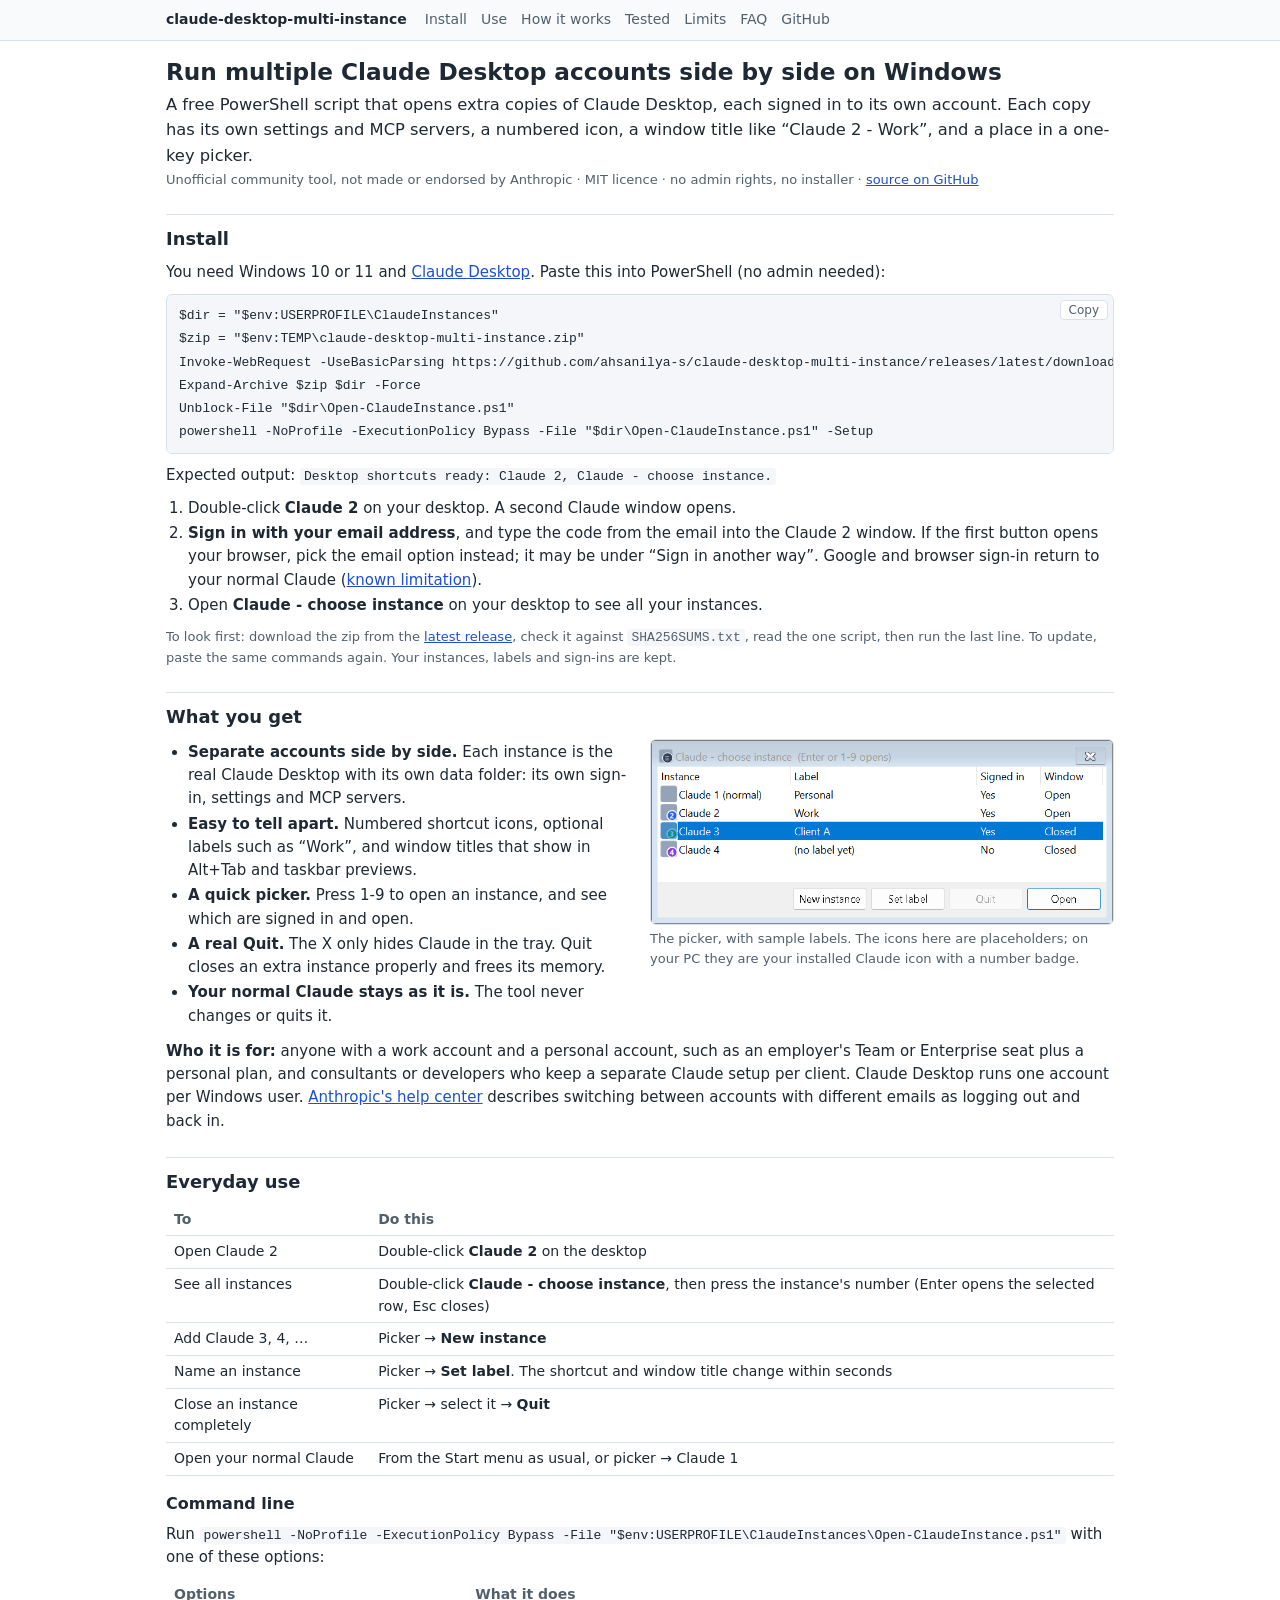
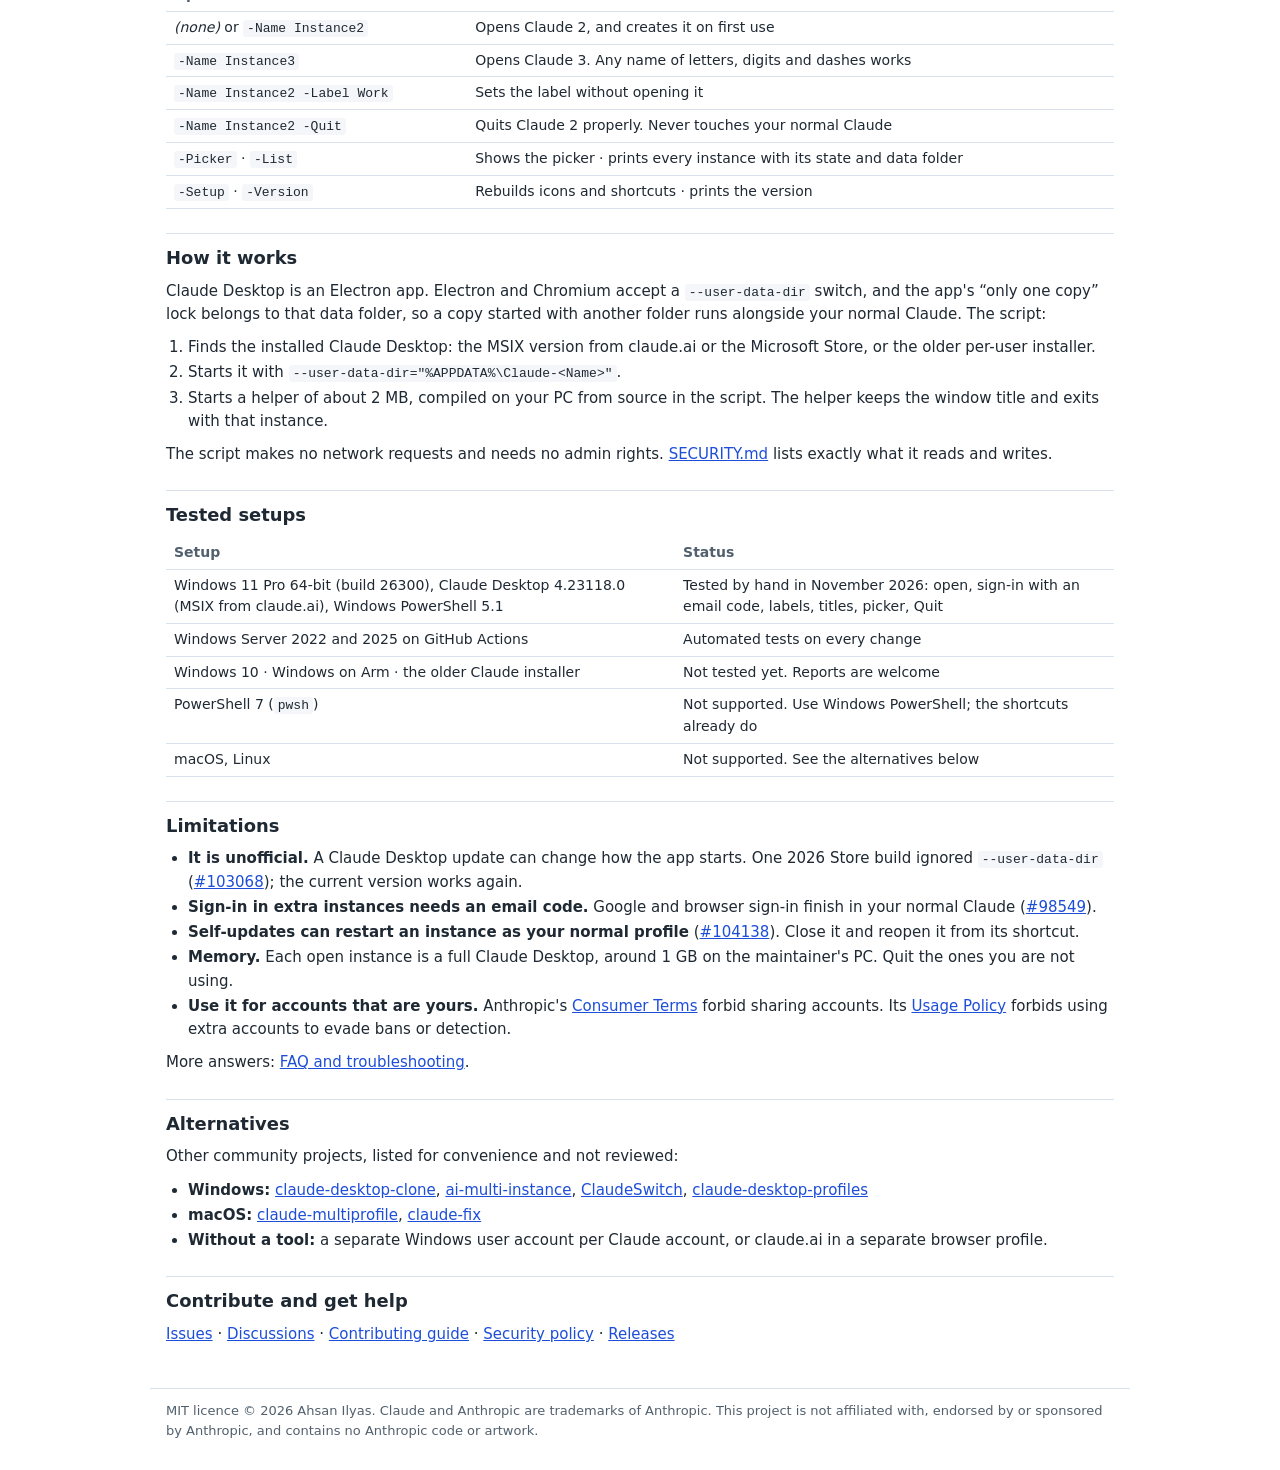
<file: docs/index.html>
<!doctype html>
<html lang="en">
<head>
<meta charset="utf-8">
<meta name="viewport" content="width=device-width, initial-scale=1">
<title>Run multiple Claude Desktop accounts on Windows | claude-desktop-multi-instance</title>
<meta name="description" content="Free, open-source PowerShell script that runs several Claude Desktop windows side by side on Windows, each signed in to its own account, with numbered icons, window titles and a quick picker. Unofficial.">
<link rel="canonical" href="https://ahsanilya-s.github.io/claude-desktop-multi-instance/">
<meta property="og:type" content="website">
<meta property="og:site_name" content="claude-desktop-multi-instance">
<meta property="og:title" content="Run multiple Claude Desktop accounts side by side on Windows">
<meta property="og:description" content="One PowerShell script: extra Claude Desktop instances with their own sign-in, numbered icons, labelled window titles and a picker. Free, MIT, unofficial.">
<meta property="og:url" content="https://ahsanilya-s.github.io/claude-desktop-multi-instance/">
<meta property="og:image" content="https://ahsanilya-s.github.io/claude-desktop-multi-instance/assets/social-card.png">
<meta property="og:image:width" content="1200">
<meta property="og:image:height" content="630">
<meta property="og:image:alt" content="claude-desktop-multi-instance: run several Claude Desktop accounts side by side on Windows">
<meta name="twitter:card" content="summary_large_image">
<link rel="stylesheet" href="assets/site.css">
<script type="application/ld+json">
{
  "@context": "https://schema.org",
  "@graph": [
    {
      "@type": "SoftwareApplication",
      "@id": "https://ahsanilya-s.github.io/claude-desktop-multi-instance/#app",
      "name": "claude-desktop-multi-instance",
      "alternateName": "Claude Desktop Multi-Instance for Windows",
      "description": "PowerShell script that runs several Claude Desktop instances side by side on Windows, each with its own sign-in, settings and MCP servers, with numbered shortcut icons, labelled window titles and a picker window. Unofficial; not affiliated with Anthropic.",
      "applicationCategory": "UtilitiesApplication",
      "operatingSystem": "Windows 10, Windows 11",
      "url": "https://ahsanilya-s.github.io/claude-desktop-multi-instance/",
      "downloadUrl": "https://github.com/ahsanilya-s/claude-desktop-multi-instance/releases/latest/download/claude-desktop-multi-instance.zip",
      "softwareRequirements": "Claude Desktop for Windows; Windows PowerShell 5.1",
      "license": "https://opensource.org/license/mit",
      "isAccessibleForFree": true,
      "offers": { "@type": "Offer", "price": "0", "priceCurrency": "USD" },
      "author": { "@type": "Person", "name": "Ahsan Ilyas", "url": "https://github.com/ahsanilya-s" }
    },
    {
      "@type": "SoftwareSourceCode",
      "name": "claude-desktop-multi-instance",
      "codeRepository": "https://github.com/ahsanilya-s/claude-desktop-multi-instance",
      "programmingLanguage": "PowerShell",
      "runtimePlatform": "Windows PowerShell 5.1",
      "license": "https://opensource.org/license/mit",
      "targetProduct": { "@id": "https://ahsanilya-s.github.io/claude-desktop-multi-instance/#app" }
    }
  ]
}
</script>
</head>
<body>
<header class="bar"><div class="in">
  <a class="name" href="./">claude-desktop-multi-instance</a>
  <nav aria-label="Sections">
    <a href="#install">Install</a>
    <a href="#use">Use</a>
    <a href="#how">How it works</a>
    <a href="#tested">Tested</a>
    <a href="#limits">Limits</a>
    <a href="faq.html">FAQ</a>
    <a href="https://github.com/ahsanilya-s/claude-desktop-multi-instance">GitHub</a>
  </nav>
</div></header>

<main>
<h1>Run multiple Claude Desktop accounts side by side on Windows</h1>
<p class="lead">A free PowerShell script that opens extra copies of Claude Desktop, each signed in to its own account. Each copy has its own settings and MCP servers, a numbered icon, a window title like “Claude 2 - Work”, and a place in a one-key picker.</p>
<p class="note">Unofficial community tool, not made or endorsed by Anthropic · MIT licence · no admin rights, no installer · <a href="https://github.com/ahsanilya-s/claude-desktop-multi-instance">source on GitHub</a></p>

<h2 id="install">Install</h2>
<p>You need Windows 10 or 11 and <a href="https://claude.ai/download">Claude Desktop</a>. Paste this into PowerShell (no admin needed):</p>
<pre><code>$dir = "$env:USERPROFILE\ClaudeInstances"
$zip = "$env:TEMP\claude-desktop-multi-instance.zip"
Invoke-WebRequest -UseBasicParsing https://github.com/ahsanilya-s/claude-desktop-multi-instance/releases/latest/download/claude-desktop-multi-instance.zip -OutFile $zip
Expand-Archive $zip $dir -Force
Unblock-File "$dir\Open-ClaudeInstance.ps1"
powershell -NoProfile -ExecutionPolicy Bypass -File "$dir\Open-ClaudeInstance.ps1" -Setup</code></pre>
<p>Expected output: <code>Desktop shortcuts ready: Claude 2, Claude - choose instance.</code></p>
<ol>
  <li>Double-click <b>Claude 2</b> on your desktop. A second Claude window opens.</li>
  <li><b>Sign in with your email address</b>, and type the code from the email into the Claude 2 window. If the first button opens your browser, pick the email option instead; it may be under “Sign in another way”. Google and browser sign-in return to your normal Claude (<a href="https://github.com/anthropics/claude-code/issues/98549">known limitation</a>).</li>
  <li>Open <b>Claude - choose instance</b> on your desktop to see all your instances.</li>
</ol>
<p class="note">To look first: download the zip from the <a href="https://github.com/ahsanilya-s/claude-desktop-multi-instance/releases/latest">latest release</a>, check it against <code>SHA256SUMS.txt</code>, read the one script, then run the last line. To update, paste the same commands again. Your instances, labels and sign-ins are kept.</p>

<h2 id="what">What you get</h2>
<div class="cols">
  <ul>
    <li><b>Separate accounts side by side.</b> Each instance is the real Claude Desktop with its own data folder: its own sign-in, settings and MCP servers.</li>
    <li><b>Easy to tell apart.</b> Numbered shortcut icons, optional labels such as “Work”, and window titles that show in Alt+Tab and taskbar previews.</li>
    <li><b>A quick picker.</b> Press 1-9 to open an instance, and see which are signed in and open.</li>
    <li><b>A real Quit.</b> The X only hides Claude in the tray. Quit closes an extra instance properly and frees its memory.</li>
    <li><b>Your normal Claude stays as it is.</b> The tool never changes or quits it.</li>
  </ul>
  <figure>
    <img src="assets/picker.png" width="781" height="311" alt="The picker window lists Claude 1 (normal), Claude 2 Work, Claude 3 Client A and Claude 4, with columns for the label, sign-in state and window state, and buttons New instance, Set label, Quit and Open.">
    <figcaption>The picker, with sample labels. The icons here are placeholders; on your PC they are your installed Claude icon with a number badge.</figcaption>
  </figure>
</div>
<p><b>Who it is for:</b> anyone with a work account and a personal account, such as an employer's Team or Enterprise seat plus a personal plan, and consultants or developers who keep a separate Claude setup per client. Claude Desktop runs one account per Windows user. <a href="https://support.claude.com/en/articles/13189465-log-in-to-your-claude-account">Anthropic's help center</a> describes switching between accounts with different emails as logging out and back in.</p>

<h2 id="use">Everyday use</h2>
<div class="table"><table>
  <tr><th>To</th><th>Do this</th></tr>
  <tr><td>Open Claude 2</td><td>Double-click <b>Claude 2</b> on the desktop</td></tr>
  <tr><td>See all instances</td><td>Double-click <b>Claude - choose instance</b>, then press the instance's number (Enter opens the selected row, Esc closes)</td></tr>
  <tr><td>Add Claude 3, 4, …</td><td>Picker → <b>New instance</b></td></tr>
  <tr><td>Name an instance</td><td>Picker → <b>Set label</b>. The shortcut and window title change within seconds</td></tr>
  <tr><td>Close an instance completely</td><td>Picker → select it → <b>Quit</b></td></tr>
  <tr><td>Open your normal Claude</td><td>From the Start menu as usual, or picker → Claude 1</td></tr>
</table></div>

<h3 id="cli">Command line</h3>
<p>Run <code>powershell -NoProfile -ExecutionPolicy Bypass -File "$env:USERPROFILE\ClaudeInstances\Open-ClaudeInstance.ps1"</code> with one of these options:</p>
<div class="table"><table>
  <tr><th>Options</th><th>What it does</th></tr>
  <tr><td><i>(none)</i> or <code>-Name Instance2</code></td><td>Opens Claude 2, and creates it on first use</td></tr>
  <tr><td><code>-Name Instance3</code></td><td>Opens Claude 3. Any name of letters, digits and dashes works</td></tr>
  <tr><td><code>-Name Instance2 -Label Work</code></td><td>Sets the label without opening it</td></tr>
  <tr><td><code>-Name Instance2 -Quit</code></td><td>Quits Claude 2 properly. Never touches your normal Claude</td></tr>
  <tr><td><code>-Picker</code> · <code>-List</code></td><td>Shows the picker · prints every instance with its state and data folder</td></tr>
  <tr><td><code>-Setup</code> · <code>-Version</code></td><td>Rebuilds icons and shortcuts · prints the version</td></tr>
</table></div>

<h2 id="how">How it works</h2>
<p>Claude Desktop is an Electron app. Electron and Chromium accept a <code>--user-data-dir</code> switch, and the app's “only one copy” lock belongs to that data folder, so a copy started with another folder runs alongside your normal Claude. The script:</p>
<ol>
  <li>Finds the installed Claude Desktop: the MSIX version from claude.ai or the Microsoft Store, or the older per-user installer.</li>
  <li>Starts it with <code>--user-data-dir="%APPDATA%\Claude-&lt;Name&gt;"</code>.</li>
  <li>Starts a helper of about 2 MB, compiled on your PC from source in the script. The helper keeps the window title and exits with that instance.</li>
</ol>
<p>The script makes no network requests and needs no admin rights. <a href="https://github.com/ahsanilya-s/claude-desktop-multi-instance/blob/main/SECURITY.md">SECURITY.md</a> lists exactly what it reads and writes.</p>

<h2 id="tested">Tested setups</h2>
<div class="table"><table>
  <tr><th>Setup</th><th>Status</th></tr>
  <tr><td>Windows 11 Pro 64-bit (build 26300), Claude Desktop 4.23118.0 (MSIX from claude.ai), Windows PowerShell 5.1</td><td>Tested by hand in November 2026: open, sign-in with an email code, labels, titles, picker, Quit</td></tr>
  <tr><td>Windows Server 2022 and 2025 on GitHub Actions</td><td>Automated tests on every change</td></tr>
  <tr><td>Windows 10 · Windows on Arm · the older Claude installer</td><td>Not tested yet. Reports are welcome</td></tr>
  <tr><td>PowerShell 7 (<code>pwsh</code>)</td><td>Not supported. Use Windows PowerShell; the shortcuts already do</td></tr>
  <tr><td>macOS, Linux</td><td>Not supported. See the alternatives below</td></tr>
</table></div>

<h2 id="limits">Limitations</h2>
<ul>
  <li><b>It is unofficial.</b> A Claude Desktop update can change how the app starts. One 2026 Store build ignored <code>--user-data-dir</code> (<a href="https://github.com/anthropics/claude-code/issues/103068">#103068</a>); the current version works again.</li>
  <li><b>Sign-in in extra instances needs an email code.</b> Google and browser sign-in finish in your normal Claude (<a href="https://github.com/anthropics/claude-code/issues/98549">#98549</a>).</li>
  <li><b>Self-updates can restart an instance as your normal profile</b> (<a href="https://github.com/anthropics/claude-code/issues/104138">#104138</a>). Close it and reopen it from its shortcut.</li>
  <li><b>Memory.</b> Each open instance is a full Claude Desktop, around 1 GB on the maintainer's PC. Quit the ones you are not using.</li>
  <li><b>Use it for accounts that are yours.</b> Anthropic's <a href="https://www.anthropic.com/legal/consumer-terms">Consumer Terms</a> forbid sharing accounts. Its <a href="https://www.anthropic.com/legal/aup">Usage Policy</a> forbids using extra accounts to evade bans or detection.</li>
</ul>
<p>More answers: <a href="faq.html">FAQ and troubleshooting</a>.</p>

<h2 id="alternatives">Alternatives</h2>
<p>Other community projects, listed for convenience and not reviewed:</p>
<ul>
  <li><b>Windows:</b> <a href="https://github.com/vodongha/claude-desktop-clone">claude-desktop-clone</a>, <a href="https://github.com/Zoltak-Dev/ai-multi-instance">ai-multi-instance</a>, <a href="https://github.com/Oizopower/ClaudeSwitch">ClaudeSwitch</a>, <a href="https://github.com/longnc100500/claude-desktop-profiles">claude-desktop-profiles</a></li>
  <li><b>macOS:</b> <a href="https://github.com/jmdarre-v/claude-multiprofile">claude-multiprofile</a>, <a href="https://github.com/sarhej/claude-fix">claude-fix</a></li>
  <li><b>Without a tool:</b> a separate Windows user account per Claude account, or claude.ai in a separate browser profile.</li>
</ul>

<h2 id="contribute">Contribute and get help</h2>
<p>
  <a href="https://github.com/ahsanilya-s/claude-desktop-multi-instance/issues">Issues</a> ·
  <a href="https://github.com/ahsanilya-s/claude-desktop-multi-instance/discussions">Discussions</a> ·
  <a href="https://github.com/ahsanilya-s/claude-desktop-multi-instance/blob/main/CONTRIBUTING.md">Contributing guide</a> ·
  <a href="https://github.com/ahsanilya-s/claude-desktop-multi-instance/blob/main/SECURITY.md">Security policy</a> ·
  <a href="https://github.com/ahsanilya-s/claude-desktop-multi-instance/releases">Releases</a>
</p>
</main>

<footer>
  MIT licence © 2026 Ahsan Ilyas. Claude and Anthropic are trademarks of Anthropic. This project is not affiliated with, endorsed by or sponsored by Anthropic, and contains no Anthropic code or artwork.
</footer>
<script src="assets/site.js"></script>
</body>
</html>
</file>
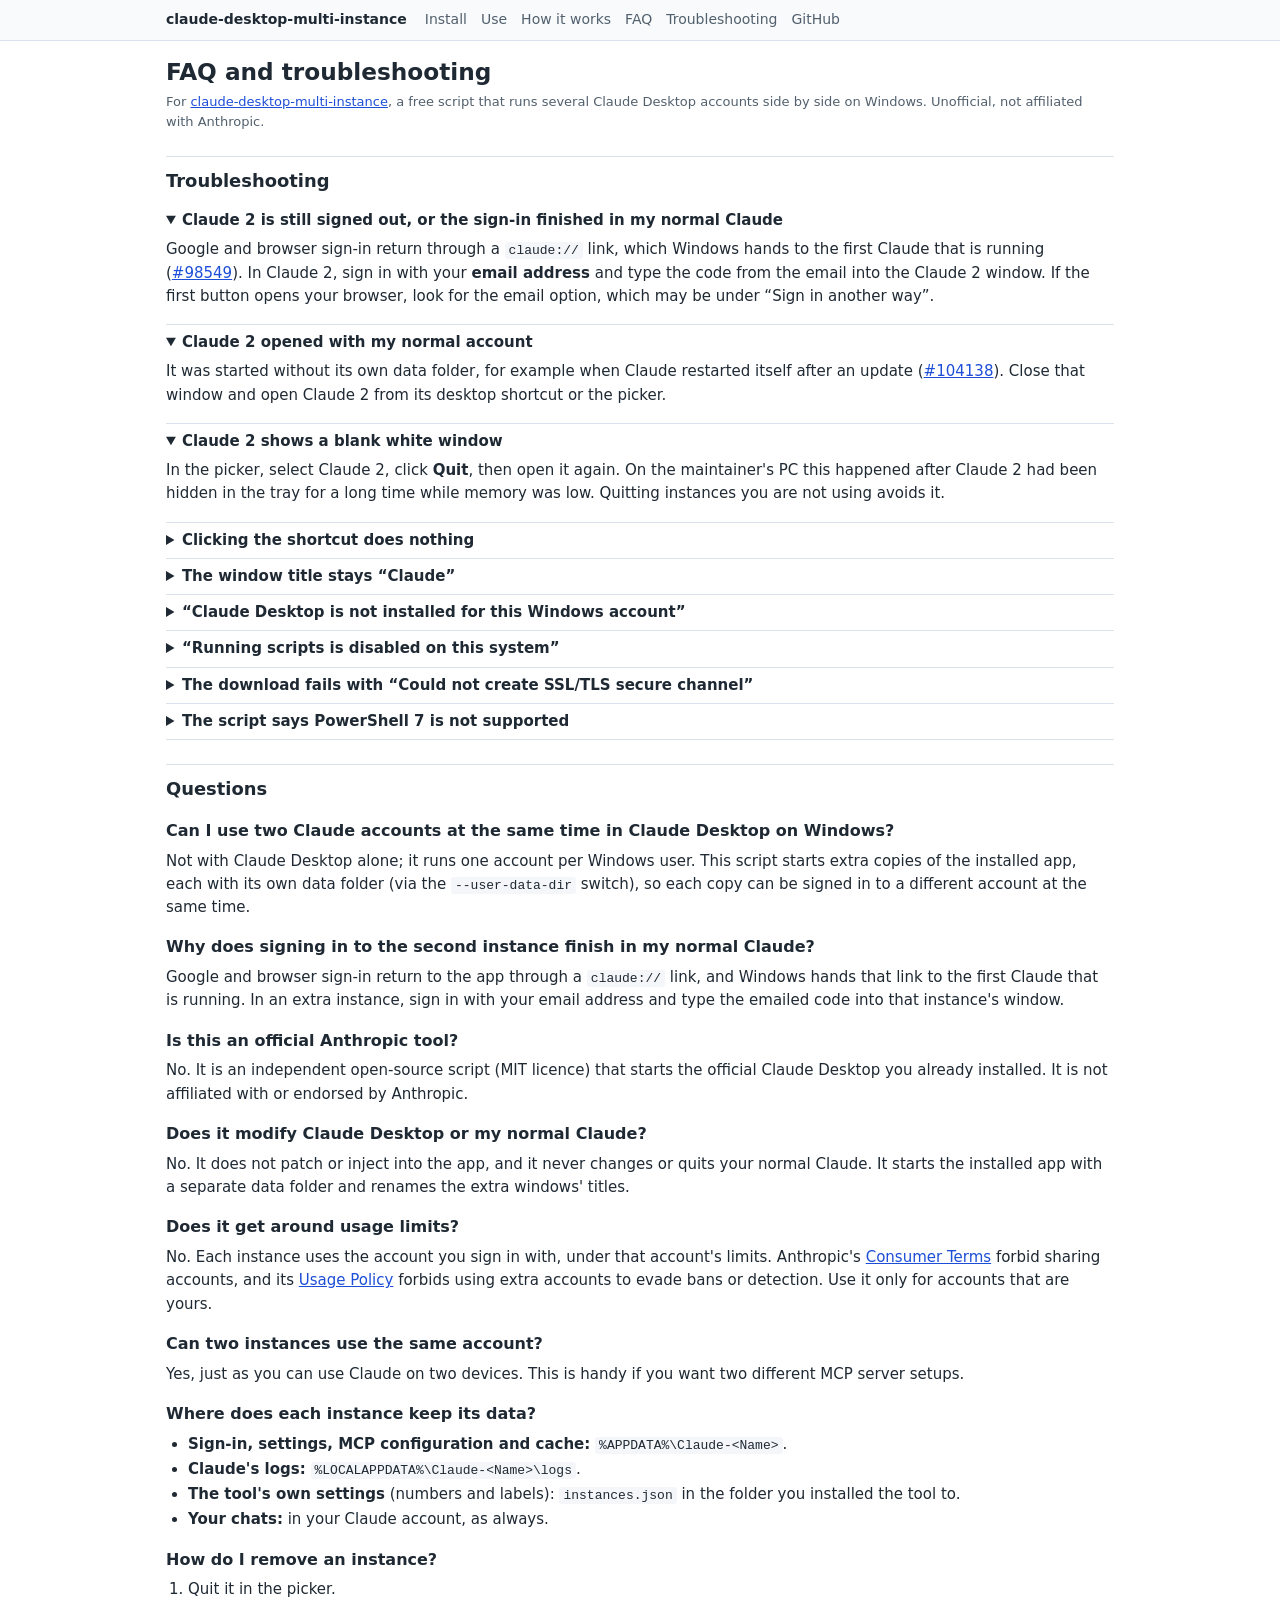
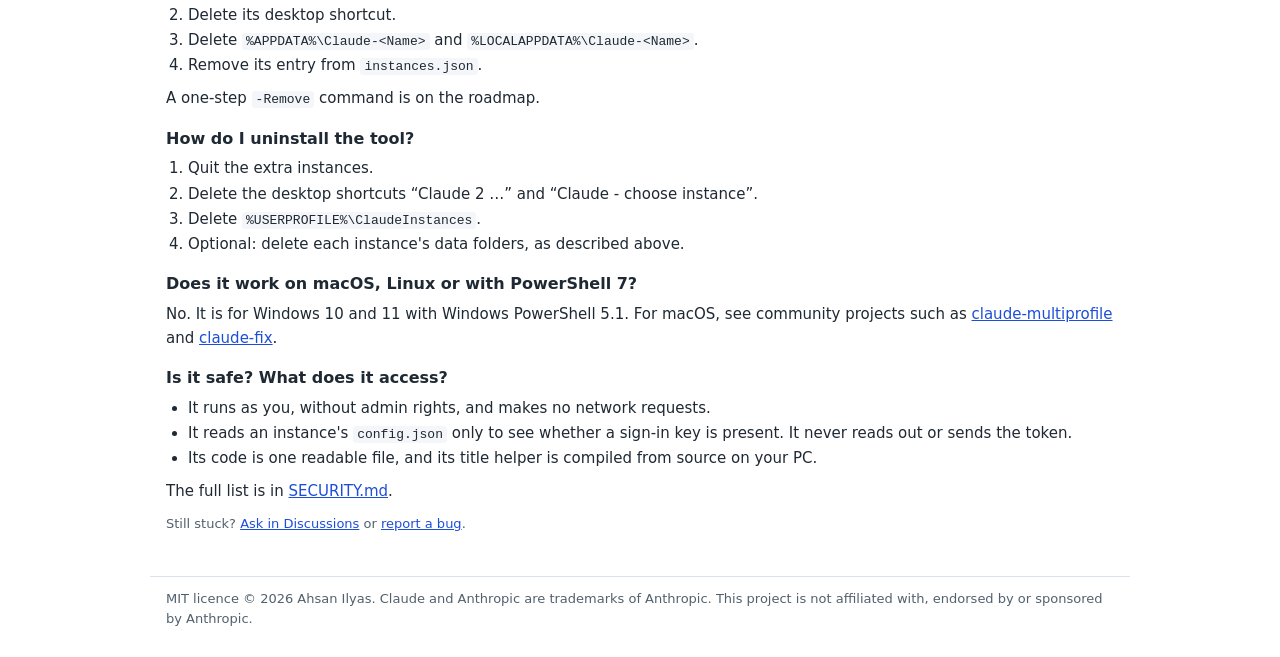
<file: docs/faq.html>
<!doctype html>
<html lang="en">
<head>
<meta charset="utf-8">
<meta name="viewport" content="width=device-width, initial-scale=1">
<title>FAQ and troubleshooting: multiple Claude Desktop accounts on Windows | claude-desktop-multi-instance</title>
<meta name="description" content="Answers about running several Claude Desktop instances on Windows: signing in to a second account, where data is stored, removing an instance, and fixing common problems.">
<link rel="canonical" href="https://ahsanilya-s.github.io/claude-desktop-multi-instance/faq.html">
<meta property="og:type" content="website">
<meta property="og:site_name" content="claude-desktop-multi-instance">
<meta property="og:title" content="FAQ and troubleshooting: multiple Claude Desktop accounts on Windows">
<meta property="og:description" content="Signing in to a second account, where data is stored, removing an instance, and fixing common problems.">
<meta property="og:url" content="https://ahsanilya-s.github.io/claude-desktop-multi-instance/faq.html">
<meta property="og:image" content="https://ahsanilya-s.github.io/claude-desktop-multi-instance/assets/social-card.png">
<meta name="twitter:card" content="summary_large_image">
<link rel="stylesheet" href="assets/site.css">
<script type="application/ld+json">
{
  "@context": "https://schema.org",
  "@type": "FAQPage",
  "mainEntity": [
    { "@type": "Question", "name": "Can I use two Claude accounts at the same time in Claude Desktop on Windows?",
      "acceptedAnswer": { "@type": "Answer", "text": "Not with Claude Desktop alone; it runs one account per Windows user. This free script starts extra copies of the installed app, each with its own data folder (via the --user-data-dir switch), so each copy can be signed in to a different account at the same time." } },
    { "@type": "Question", "name": "Why does signing in to the second instance finish in my normal Claude?",
      "acceptedAnswer": { "@type": "Answer", "text": "Google and browser sign-in return to the app through a claude:// link, and Windows hands that link to the first Claude that is running. In an extra instance, sign in with your email address and type the emailed code into that instance's window." } },
    { "@type": "Question", "name": "Is this an official Anthropic tool?",
      "acceptedAnswer": { "@type": "Answer", "text": "No. It is an independent open-source script (MIT licence) that starts the official Claude Desktop you already installed. It is not affiliated with or endorsed by Anthropic." } },
    { "@type": "Question", "name": "Does it modify Claude Desktop or my normal Claude?",
      "acceptedAnswer": { "@type": "Answer", "text": "No. It does not patch or inject into the app, and it never changes or quits your normal Claude. It starts the installed app with a separate data folder and renames the extra windows' titles." } },
    { "@type": "Question", "name": "Does it get around usage limits?",
      "acceptedAnswer": { "@type": "Answer", "text": "No. Each instance uses the account you sign in with, under that account's limits. Anthropic's terms forbid sharing accounts and using extra accounts to evade bans or detection, so use it only for accounts that are yours." } },
    { "@type": "Question", "name": "Where does each instance keep its data?",
      "acceptedAnswer": { "@type": "Answer", "text": "In %APPDATA%\\Claude-<Name> (sign-in, settings, MCP configuration, cache), with Claude's logs in %LOCALAPPDATA%\\Claude-<Name>\\logs. Your chats stay in your Claude account." } },
    { "@type": "Question", "name": "How do I remove an instance?",
      "acceptedAnswer": { "@type": "Answer", "text": "Quit it in the picker, delete its desktop shortcut, delete %APPDATA%\\Claude-<Name> and %LOCALAPPDATA%\\Claude-<Name>, and remove its entry from instances.json in the tool's folder." } },
    { "@type": "Question", "name": "Does it work on macOS, Linux or with PowerShell 7?",
      "acceptedAnswer": { "@type": "Answer", "text": "No. It is for Windows 10 and 11 with Windows PowerShell 5.1, which is built into Windows. Community projects for macOS exist, such as claude-multiprofile and claude-fix." } }
  ]
}
</script>
</head>
<body>
<header class="bar"><div class="in">
  <a class="name" href="./">claude-desktop-multi-instance</a>
  <nav aria-label="Sections">
    <a href="./#install">Install</a>
    <a href="./#use">Use</a>
    <a href="./#how">How it works</a>
    <a href="#faq">FAQ</a>
    <a href="#troubleshooting">Troubleshooting</a>
    <a href="https://github.com/ahsanilya-s/claude-desktop-multi-instance">GitHub</a>
  </nav>
</div></header>

<main>
<h1>FAQ and troubleshooting</h1>
<p class="note">For <a href="./">claude-desktop-multi-instance</a>, a free script that runs several Claude Desktop accounts side by side on Windows. Unofficial, not affiliated with Anthropic.</p>

<h2 id="troubleshooting">Troubleshooting</h2>
<details open><summary>Claude 2 is still signed out, or the sign-in finished in my normal Claude</summary>
  <p>Google and browser sign-in return through a <code>claude://</code> link, which Windows hands to the first Claude that is running (<a href="https://github.com/anthropics/claude-code/issues/98549">#98549</a>). In Claude 2, sign in with your <b>email address</b> and type the code from the email into the Claude 2 window. If the first button opens your browser, look for the email option, which may be under “Sign in another way”.</p>
</details>
<details open><summary>Claude 2 opened with my normal account</summary>
  <p>It was started without its own data folder, for example when Claude restarted itself after an update (<a href="https://github.com/anthropics/claude-code/issues/104138">#104138</a>). Close that window and open Claude 2 from its desktop shortcut or the picker.</p>
</details>
<details open><summary>Claude 2 shows a blank white window</summary>
  <p>In the picker, select Claude 2, click <b>Quit</b>, then open it again. On the maintainer's PC this happened after Claude 2 had been hidden in the tray for a long time while memory was low. Quitting instances you are not using avoids it.</p>
</details>
<details><summary>Clicking the shortcut does nothing</summary>
  <p>An open instance only hidden in the tray comes forward when you click its shortcut. If nothing appears:</p>
  <ul>
    <li>Run <code>-List</code> to see whether it is open, then Quit it in the picker and open it again.</li>
    <li>Check that the tool's folder still exists.</li>
    <li>If you moved the folder, run <code>-Setup</code> again from its new place.</li>
  </ul>
</details>
<details><summary>The window title stays “Claude”</summary>
  <p>The title helper starts once the window exists, which can take up to 30 seconds. Check that <code>bin\ClaudeTitleKeeper-v1.exe</code> exists in the tool's folder, and that antivirus did not block it. It is compiled on your PC, so it is unsigned.</p>
</details>
<details><summary>“Claude Desktop is not installed for this Windows account”</summary>
  <p>Install Claude Desktop from <a href="https://claude.ai/download">claude.ai/download</a> while you are signed in to Windows as yourself, then run <code>-Setup</code>.</p>
</details>
<details><summary>“Running scripts is disabled on this system”</summary>
  <p>Use the full command, which allows this one script without changing your system policy:</p>
  <pre><code>powershell -NoProfile -ExecutionPolicy Bypass -File "$env:USERPROFILE\ClaudeInstances\Open-ClaudeInstance.ps1" -Setup</code></pre>
  <p>The desktop shortcuts use the same method.</p>
</details>
<details><summary>The download fails with “Could not create SSL/TLS secure channel”</summary>
  <p>This happens on older Windows 10. Run this line first, then the install commands again:</p>
  <pre><code>[Net.ServicePointManager]::SecurityProtocol = 'Tls12'</code></pre>
</details>
<details><summary>The script says PowerShell 7 is not supported</summary>
  <p>Run it with Windows PowerShell (<code>powershell.exe</code>), which is built into Windows. The picker, the app lookup and the title helper need it.</p>
</details>

<h2 id="faq">Questions</h2>
<h3>Can I use two Claude accounts at the same time in Claude Desktop on Windows?</h3>
<p>Not with Claude Desktop alone; it runs one account per Windows user. This script starts extra copies of the installed app, each with its own data folder (via the <code>--user-data-dir</code> switch), so each copy can be signed in to a different account at the same time.</p>
<h3>Why does signing in to the second instance finish in my normal Claude?</h3>
<p>Google and browser sign-in return to the app through a <code>claude://</code> link, and Windows hands that link to the first Claude that is running. In an extra instance, sign in with your email address and type the emailed code into that instance's window.</p>
<h3>Is this an official Anthropic tool?</h3>
<p>No. It is an independent open-source script (MIT licence) that starts the official Claude Desktop you already installed. It is not affiliated with or endorsed by Anthropic.</p>
<h3>Does it modify Claude Desktop or my normal Claude?</h3>
<p>No. It does not patch or inject into the app, and it never changes or quits your normal Claude. It starts the installed app with a separate data folder and renames the extra windows' titles.</p>
<h3>Does it get around usage limits?</h3>
<p>No. Each instance uses the account you sign in with, under that account's limits. Anthropic's <a href="https://www.anthropic.com/legal/consumer-terms">Consumer Terms</a> forbid sharing accounts, and its <a href="https://www.anthropic.com/legal/aup">Usage Policy</a> forbids using extra accounts to evade bans or detection. Use it only for accounts that are yours.</p>
<h3>Can two instances use the same account?</h3>
<p>Yes, just as you can use Claude on two devices. This is handy if you want two different MCP server setups.</p>
<h3>Where does each instance keep its data?</h3>
<ul>
  <li><b>Sign-in, settings, MCP configuration and cache:</b> <code>%APPDATA%\Claude-&lt;Name&gt;</code>.</li>
  <li><b>Claude's logs:</b> <code>%LOCALAPPDATA%\Claude-&lt;Name&gt;\logs</code>.</li>
  <li><b>The tool's own settings</b> (numbers and labels): <code>instances.json</code> in the folder you installed the tool to.</li>
  <li><b>Your chats:</b> in your Claude account, as always.</li>
</ul>
<h3>How do I remove an instance?</h3>
<ol>
  <li>Quit it in the picker.</li>
  <li>Delete its desktop shortcut.</li>
  <li>Delete <code>%APPDATA%\Claude-&lt;Name&gt;</code> and <code>%LOCALAPPDATA%\Claude-&lt;Name&gt;</code>.</li>
  <li>Remove its entry from <code>instances.json</code>.</li>
</ol>
<p>A one-step <code>-Remove</code> command is on the roadmap.</p>
<h3>How do I uninstall the tool?</h3>
<ol>
  <li>Quit the extra instances.</li>
  <li>Delete the desktop shortcuts “Claude 2 …” and “Claude - choose instance”.</li>
  <li>Delete <code>%USERPROFILE%\ClaudeInstances</code>.</li>
  <li>Optional: delete each instance's data folders, as described above.</li>
</ol>
<h3>Does it work on macOS, Linux or with PowerShell 7?</h3>
<p>No. It is for Windows 10 and 11 with Windows PowerShell 5.1. For macOS, see community projects such as <a href="https://github.com/jmdarre-v/claude-multiprofile">claude-multiprofile</a> and <a href="https://github.com/sarhej/claude-fix">claude-fix</a>.</p>
<h3>Is it safe? What does it access?</h3>
<ul>
  <li>It runs as you, without admin rights, and makes no network requests.</li>
  <li>It reads an instance's <code>config.json</code> only to see whether a sign-in key is present. It never reads out or sends the token.</li>
  <li>Its code is one readable file, and its title helper is compiled from source on your PC.</li>
</ul>
<p>The full list is in <a href="https://github.com/ahsanilya-s/claude-desktop-multi-instance/blob/main/SECURITY.md">SECURITY.md</a>.</p>
<p class="note">Still stuck? <a href="https://github.com/ahsanilya-s/claude-desktop-multi-instance/discussions">Ask in Discussions</a> or <a href="https://github.com/ahsanilya-s/claude-desktop-multi-instance/issues/new?template=bug_report.yml">report a bug</a>.</p>
</main>

<footer>
  MIT licence © 2026 Ahsan Ilyas. Claude and Anthropic are trademarks of Anthropic. This project is not affiliated with, endorsed by or sponsored by Anthropic.
</footer>
<script src="assets/site.js"></script>
</body>
</html>
</file>
<file: docs/assets/site.css>
:root {
  --bg: #ffffff;
  --fg: #1f2933;
  --muted: #52606d;
  --line: #d9e2ec;
  --code-bg: #f4f6f9;
  --accent: #1d4ed8;
  --bar: #f8fafc;
  --warn-bg: #fff8e6;
  --warn-line: #e0b252;
  color-scheme: light dark;
}
@media (prefers-color-scheme: dark) {
  :root:not([data-theme="light"]) {
    --bg: #0f1419;
    --fg: #e4e7eb;
    --muted: #9aa5b1;
    --line: #2a3441;
    --code-bg: #161d25;
    --accent: #8ab4ff;
    --bar: #131a21;
    --warn-bg: #2a2312;
    --warn-line: #8a6d1f;
  }
}
* { box-sizing: border-box; }
html { -webkit-text-size-adjust: 100%; scroll-padding-top: 48px; }
body {
  margin: 0;
  background: var(--bg);
  color: var(--fg);
  font: 15px/1.55 system-ui, -apple-system, "Segoe UI", Roboto, "Helvetica Neue", sans-serif;
}
a { color: var(--accent); }

/* One slim bar: name and section links. Everything else is content. */
.bar { position: sticky; top: 0; z-index: 10; background: var(--bar); border-bottom: 1px solid var(--line); }
.bar .in { max-width: 980px; margin: 0 auto; padding: 0 16px; height: 40px; display: flex; align-items: center; gap: 18px; }
.bar .name { font-weight: 600; font-size: 14px; color: var(--fg); text-decoration: none; white-space: nowrap; }
.bar nav { display: flex; gap: 14px; overflow-x: auto; font-size: 14px; scrollbar-width: none; }
.bar nav a { color: var(--muted); text-decoration: none; white-space: nowrap; }
.bar nav a:hover, .bar nav a[aria-current="page"] { color: var(--accent); }

main { max-width: 980px; margin: 0 auto; padding: 12px 16px 32px; }
h1 { font-size: 1.45rem; line-height: 1.25; margin: 4px 0 6px; }
h2 { font-size: 1.12rem; margin: 24px 0 8px; padding-top: 10px; border-top: 1px solid var(--line); }
h3 { font-size: 1rem; margin: 16px 0 6px; }
p, ul, ol, pre, figure, .table { margin: 0 0 10px; }
ul, ol { padding-left: 22px; }
li { margin: 2px 0; }
.lead { font-size: 1.02rem; margin-bottom: 2px; }
.note { color: var(--muted); font-size: 13px; }

code { font: 13px/1.45 ui-monospace, "Cascadia Mono", Consolas, "Liberation Mono", monospace; background: var(--code-bg); padding: 1px 4px; border-radius: 3px; }
pre { position: relative; background: var(--code-bg); border: 1px solid var(--line); border-radius: 6px; padding: 9px 12px; overflow-x: auto; }
pre code { background: none; padding: 0; white-space: pre; }
.copy { position: absolute; top: 5px; right: 5px; font: 12px system-ui, sans-serif; padding: 2px 8px; border: 1px solid var(--line); border-radius: 4px; background: var(--bg); color: var(--muted); cursor: pointer; }
.copy:hover { color: var(--accent); }

.table { overflow-x: auto; }
table { border-collapse: collapse; width: 100%; font-size: 14px; }
th, td { text-align: left; vertical-align: top; padding: 5px 8px; border-bottom: 1px solid var(--line); }
th { color: var(--muted); font-weight: 600; white-space: nowrap; }

figure img { display: block; max-width: 100%; height: auto; border: 1px solid var(--line); border-radius: 6px; }
figcaption { color: var(--muted); font-size: 13px; margin-top: 4px; }
.cols { display: grid; grid-template-columns: minmax(0, 1fr) minmax(0, 1fr); gap: 20px; align-items: start; }
@media (max-width: 760px) { .cols { grid-template-columns: minmax(0, 1fr); } }
.warn { background: var(--warn-bg); border-left: 3px solid var(--warn-line); padding: 7px 12px; border-radius: 4px; }
details { border-bottom: 1px solid var(--line); padding: 6px 0; }
summary { cursor: pointer; font-weight: 600; }
details > :not(summary) { margin-top: 6px; }

footer { max-width: 980px; margin: 0 auto; padding: 12px 16px 28px; color: var(--muted); font-size: 13px; border-top: 1px solid var(--line); }
@media (max-width: 560px) { .bar .name { display: none; } }
</file>
